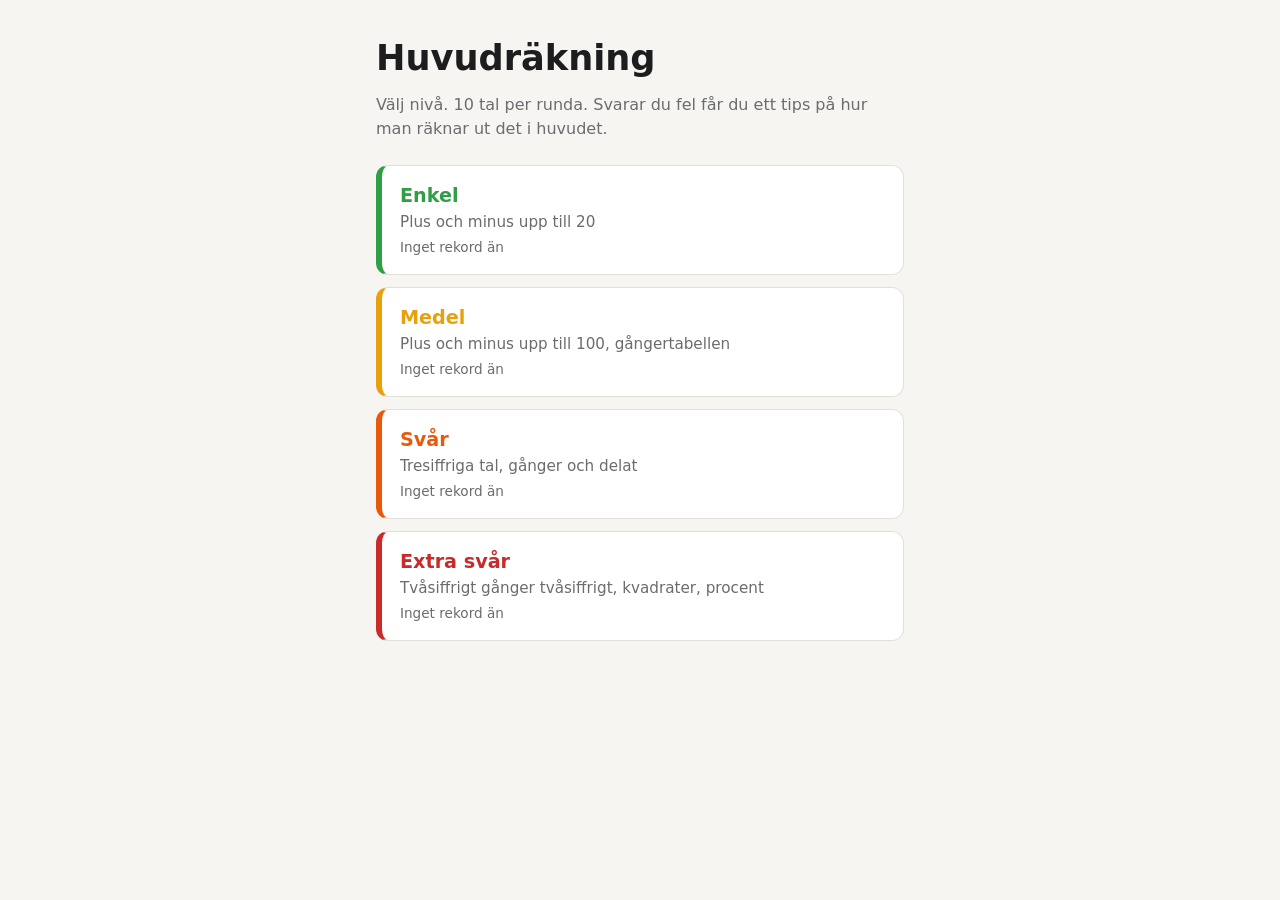
<file: index.html>
<!DOCTYPE html>
<html lang="sv">
  <head>
    <meta charset="utf-8">
    <meta name="viewport" content="width=device-width, initial-scale=1">
    <title>Huvudräkning</title>
    <link rel="stylesheet" href="style.css">
  </head>
  <body>
    <main>
      <!-- Startsida: välj nivå -->
      <section id="start" class="screen">
        <h1>Huvudräkning</h1>
        <p class="lead">Välj nivå. 10 tal per runda. Svarar du fel får du ett tips på hur man räknar ut det i huvudet.</p>
        <div class="levels" id="levels"></div>
      </section>

      <!-- Spelet -->
      <section id="game" class="screen" hidden>
        <div class="topbar">
          <button class="link" id="quit">← Avbryt</button>
          <span id="level-name" class="pill"></span>
          <span id="timer" class="muted">0 s</span>
        </div>
        <div class="progress"><div id="progress-bar"></div></div>
        <p id="counter" class="muted"></p>
        <p id="question" class="question"></p>
        <form id="answer-form" autocomplete="off">
          <input id="answer" type="text" inputmode="numeric" pattern="[0-9]*" aria-label="Ditt svar" placeholder="?">
          <button type="submit" id="submit">Svara</button>
        </form>
        <div id="feedback" class="feedback" hidden></div>
        <p id="streak" class="muted"></p>
      </section>

      <!-- Resultat -->
      <section id="result" class="screen" hidden>
        <h2 id="result-title"></h2>
        <p id="result-score" class="big"></p>
        <p id="result-time" class="muted"></p>
        <p id="result-best" class="muted"></p>
        <div class="actions">
          <button id="again">Kör igen</button>
          <button id="back" class="secondary">Byt nivå</button>
        </div>
      </section>
    </main>
    <script src="app.js"></script>
  </body>
</html>
</file>
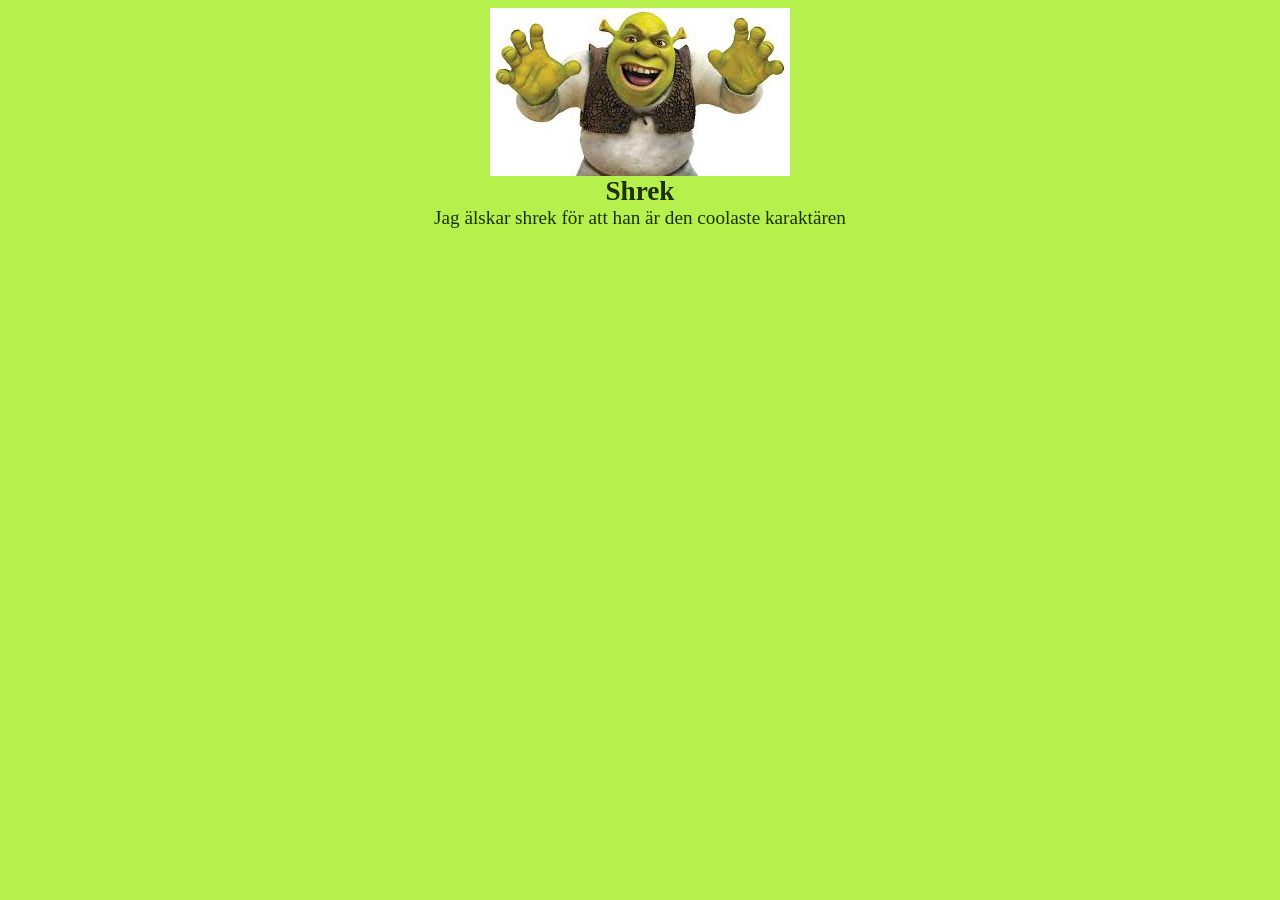
<file: shrek.html>
<!DOCTYPE html>
<html lang="sv" dir="ltr">
  <head>
    <link rel="stylesheet" href="shrek.css">
    <meta charset="utf-8">
    <title>Shrek</title>
  </head>
  <body>
    <img src="bilder/shrek.jpeg" alt="Shrek" class="center">
    <h1 class="center">Shrek</h1>
    <p class="center">Jag älskar shrek för att han är den
      coolaste karaktären </p>
  </body>
</html>
</file>
<file: style.css>
:root {
  --bg: #f6f5f1;
  --card: #ffffff;
  --text: #1d1d1f;
  --muted: #6b6b70;
  --border: #e2e0da;
  --accent: #3b5bdb;
  --right: #2b8a3e;
  --right-bg: #ebfbee;
  --wrong: #c92a2a;
  --wrong-bg: #fff5f5;
  --l1: #2f9e44;
  --l2: #e8a10c;
  --l3: #e8590c;
  --l4: #c92a2a;
}

@media (prefers-color-scheme: dark) {
  :root {
    --bg: #141416;
    --card: #1e1e22;
    --text: #f1f1f3;
    --muted: #9a9aa2;
    --border: #2e2e34;
    --accent: #748ffc;
    --right: #69db7c;
    --right-bg: #1b2e20;
    --wrong: #ff8787;
    --wrong-bg: #331c1c;
  }
}

* { box-sizing: border-box; }

body {
  margin: 0;
  background: var(--bg);
  color: var(--text);
  font-family: system-ui, -apple-system, "Segoe UI", Roboto, sans-serif;
  line-height: 1.5;
}

main {
  max-width: 560px;
  margin: 0 auto;
  padding: 32px 16px 64px;
}

h1 { font-size: 2.2rem; margin: 0 0 8px; }
h2 { font-size: 1.6rem; margin: 0 0 8px; }
.lead { color: var(--muted); margin: 0 0 24px; }
.muted { color: var(--muted); }

.levels { display: grid; gap: 12px; }

.level {
  display: block;
  width: 100%;
  text-align: left;
  padding: 16px 18px;
  border: 1px solid var(--border);
  border-left: 6px solid var(--c);
  border-radius: 12px;
  background: var(--card);
  color: var(--text);
  font: inherit;
  cursor: pointer;
  transition: transform .1s;
}
.level:hover { transform: translateY(-2px); }
.level strong { font-size: 1.2rem; color: var(--c); }
.level span { display: block; color: var(--muted); font-size: .95rem; }
.level .best { margin-top: 4px; font-size: .85rem; }

.topbar {
  display: flex;
  align-items: center;
  justify-content: space-between;
  gap: 8px;
  margin-bottom: 12px;
}

.pill {
  padding: 2px 12px;
  border-radius: 999px;
  background: var(--c, var(--accent));
  color: #fff;
  font-weight: 600;
  font-size: .9rem;
}

.progress {
  height: 8px;
  border-radius: 4px;
  background: var(--border);
  overflow: hidden;
}
#progress-bar {
  height: 100%;
  width: 0;
  background: var(--c, var(--accent));
  transition: width .3s;
}

.question {
  font-size: clamp(2.2rem, 11vw, 3.4rem);
  font-weight: 700;
  text-align: center;
  margin: 24px 0;
  font-variant-numeric: tabular-nums;
}

form { display: flex; gap: 8px; }

input {
  flex: 1;
  min-width: 0;
  font: inherit;
  font-size: 1.6rem;
  padding: 10px 14px;
  border: 2px solid var(--border);
  border-radius: 10px;
  background: var(--card);
  color: var(--text);
  text-align: center;
}
input:focus { outline: none; border-color: var(--c, var(--accent)); }

button {
  font: inherit;
  font-weight: 600;
  padding: 10px 18px;
  border: none;
  border-radius: 10px;
  background: var(--accent);
  color: #fff;
  cursor: pointer;
}
button.secondary {
  background: transparent;
  color: var(--text);
  border: 1px solid var(--border);
}
button.link {
  background: none;
  color: var(--muted);
  padding: 4px 0;
  font-weight: 400;
}

.feedback {
  margin-top: 16px;
  padding: 14px 16px;
  border-radius: 10px;
}
.feedback.right { background: var(--right-bg); color: var(--right); font-weight: 600; }
.feedback.wrong { background: var(--wrong-bg); color: var(--text); }
.feedback.wrong strong { color: var(--wrong); }
.feedback .hint { margin: 6px 0 0; }
.feedback .next { margin-top: 10px; }

#streak { text-align: center; min-height: 1.5em; }

.big { font-size: 3rem; font-weight: 700; margin: 8px 0; }
.actions { display: flex; gap: 8px; margin-top: 24px; flex-wrap: wrap; }
</file>
<file: shrek.css>
body {
  color: transparent;
  background-color: #B5F04C;
}

h1 {
  color: #1E2F00;
  background-color: transparent;
  text-align: center;
  font-family: "Verdana", serif;
  font-size: 1.7em;
}

p {
  color: #1E2F00;
  background-color: transparent;
  text-align: center;
  font-family: "Verdana", serif;
  font-size: 1.2em;
}
.center {
  display: block;
  margin: auto;
}
</file>
